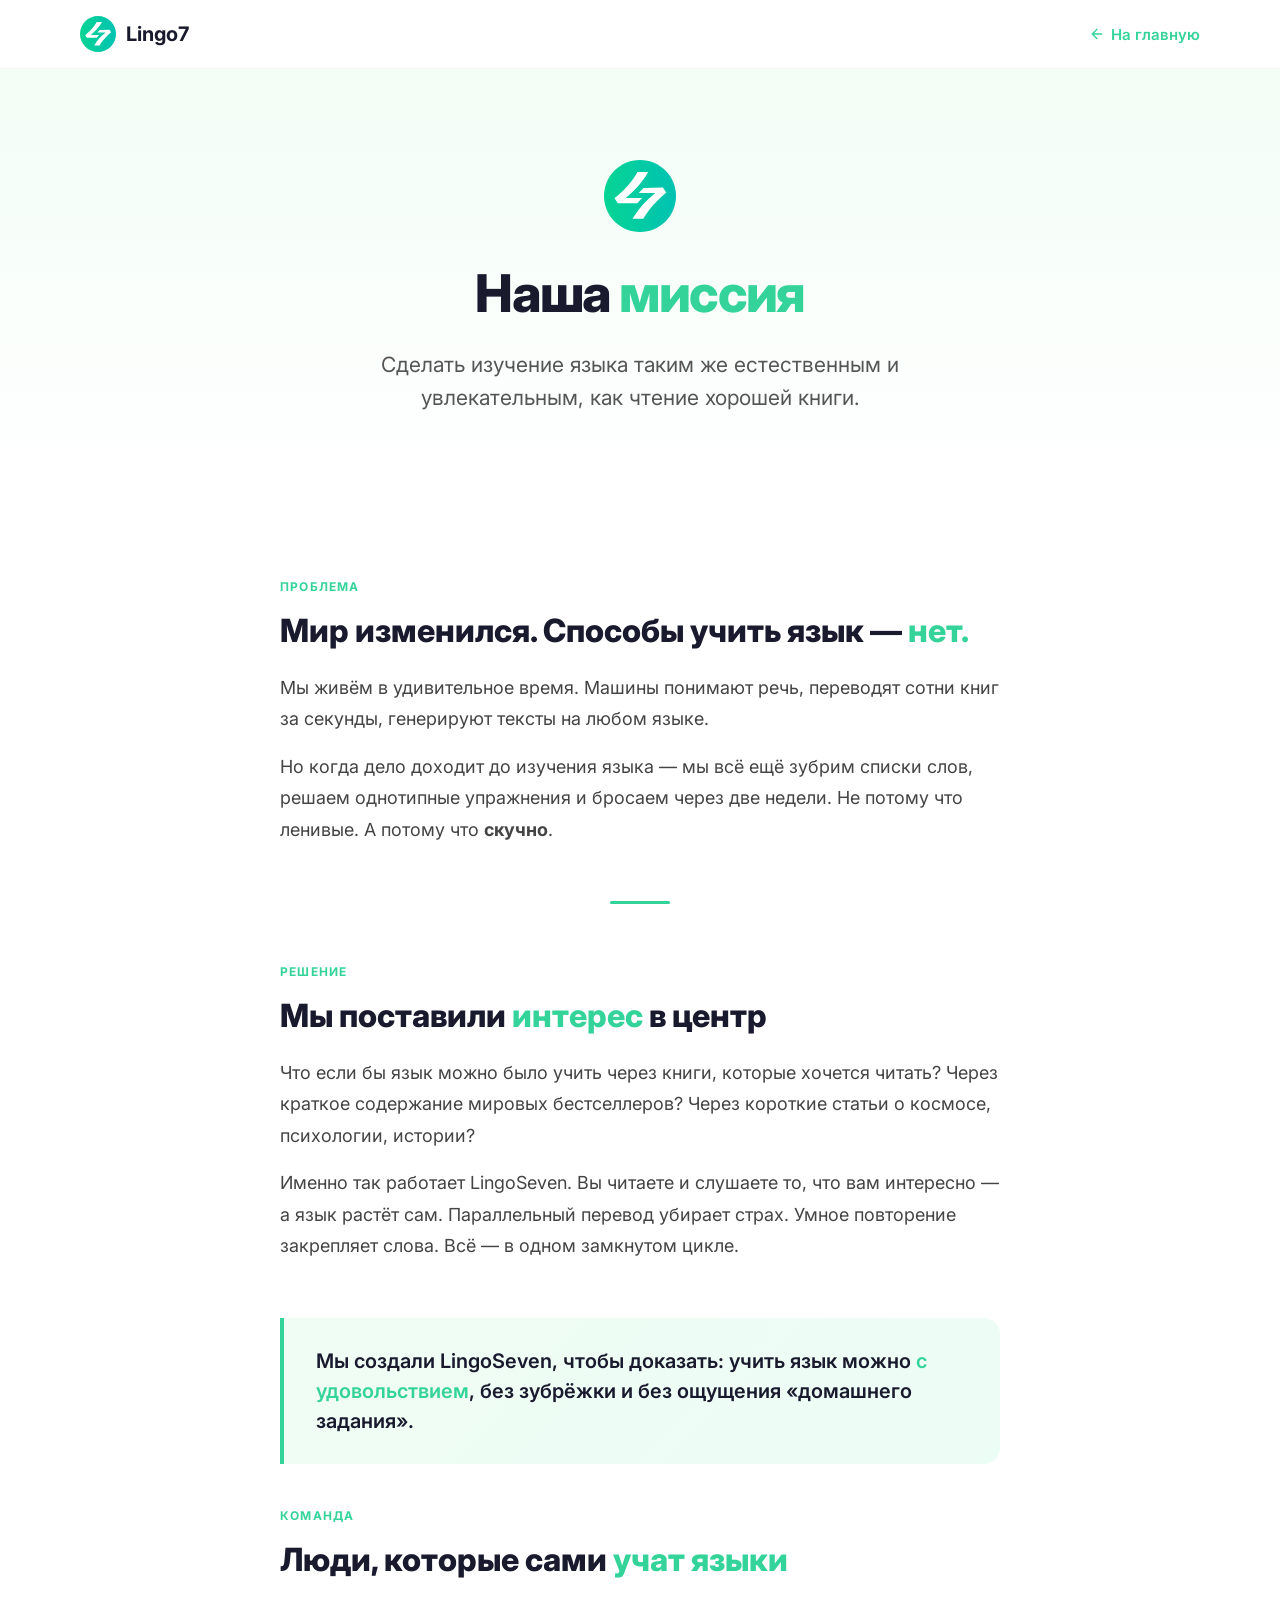
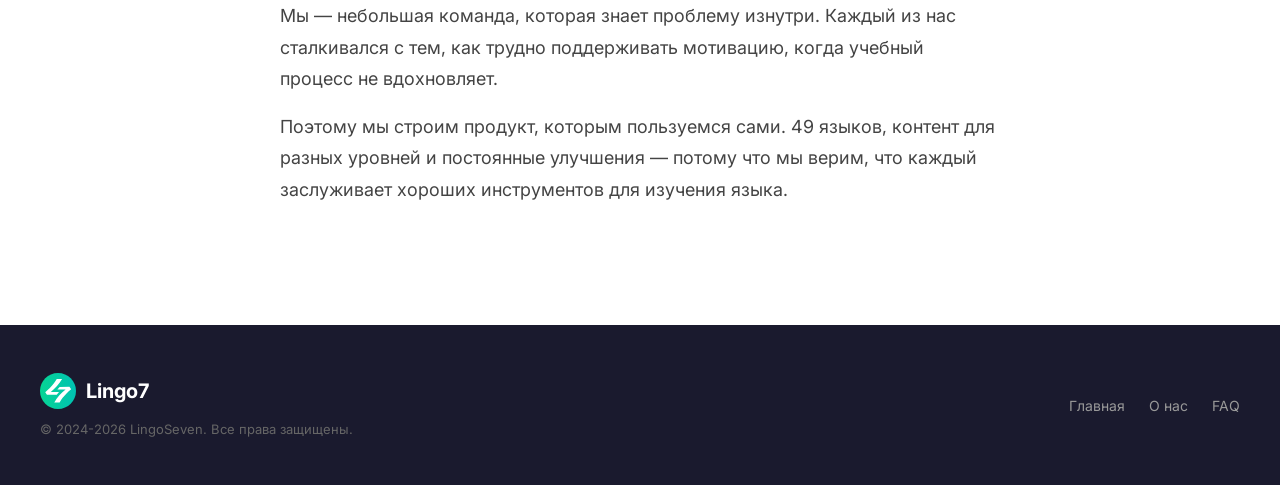
<file: about.html>
<!DOCTYPE html>
<html lang="ru">
<head>
  <meta charset="UTF-8">
  <meta name="viewport" content="width=device-width, initial-scale=1.0">
  <title>О нас — Lingo7</title>
  <meta name="description" content="Lingo7 — приложение для изучения языков через чтение интересного контента. Наша миссия — сделать изучение языка таким же естественным, как чтение хорошей книги.">
  <link rel="canonical" href="https://lingo7.ru/about.html">
  <meta property="og:type" content="website">
  <meta property="og:url" content="https://lingo7.ru/about.html">
  <meta property="og:title" content="О нас — Lingo7">
  <meta property="og:description" content="Lingo7 — приложение для изучения языков через чтение. Наша миссия — сделать изучение языка таким же естественным, как чтение хорошей книги.">
  <meta property="og:image" content="https://lingo7.ru/icon-512.png">
  <link rel="icon" href="favicon.ico" sizes="any">
  <link rel="icon" type="image/svg+xml" href="favicon.svg">
  <link rel="icon" type="image/png" sizes="16x16" href="favicon-16x16.png">
  <link rel="icon" type="image/png" sizes="32x32" href="favicon-32x32.png">
  <link rel="apple-touch-icon" href="apple-touch-icon.png">
  <link rel="preconnect" href="https://fonts.googleapis.com">
  <link rel="preconnect" href="https://fonts.gstatic.com" crossorigin>
  <link href="https://fonts.googleapis.com/css2?family=Inter:wght@400;500;600;700;800&display=swap" rel="stylesheet">
  <style>
    *, *::before, *::after { margin: 0; padding: 0; box-sizing: border-box; }
    html { font-size: 16px; scroll-behavior: smooth; }
    body {
      font-family: 'Inter', -apple-system, BlinkMacSystemFont, sans-serif;
      color: #1a1a2e;
      background: #fff;
      -webkit-font-smoothing: antialiased;
    }
    a { text-decoration: none; color: inherit; }

    /* Header */
    .header {
      position: fixed; top: 0; left: 0; right: 0; z-index: 100;
      background: rgba(255,255,255,0.9);
      backdrop-filter: blur(12px); -webkit-backdrop-filter: blur(12px);
      border-bottom: 1px solid rgba(0,0,0,0.04);
    }
    .header__inner {
      max-width: 1200px; margin: 0 auto; padding: 16px 40px;
      display: flex; align-items: center; justify-content: space-between;
    }
    .logo { display: flex; align-items: center; gap: 10px; }
    .logo__img { height: 36px; width: auto; }
    .logo__text { font-size: 20px; font-weight: 700; color: #1a1a2e; }
    .header__back {
      font-size: 15px; font-weight: 600; color: #34D399;
      display: flex; align-items: center; gap: 6px;
    }
    .header__back:hover { text-decoration: underline; }

    /* Hero */
    .about-hero {
      padding: 160px 40px 80px;
      text-align: center;
      background: linear-gradient(180deg, #f0fdf4 0%, #fff 100%);
    }
    .about-hero__icon {
      width: 72px; height: 72px;
      margin: 0 auto 28px;
    }
    .about-hero__title {
      font-size: 52px; font-weight: 800; line-height: 1.15;
      letter-spacing: -0.03em; margin-bottom: 24px;
    }
    .about-hero__title span { color: #34D399; }
    .about-hero__subtitle {
      font-size: 21px; color: #555; line-height: 1.6;
      max-width: 640px; margin: 0 auto;
    }

    /* Story */
    .story {
      padding: 80px 40px;
      max-width: 800px;
      margin: 0 auto;
    }
    .story__block {
      margin-bottom: 56px;
    }
    .story__block:last-child {
      margin-bottom: 0;
    }
    .story__label {
      display: inline-block;
      font-size: 12px;
      font-weight: 700;
      text-transform: uppercase;
      letter-spacing: 0.1em;
      color: #34D399;
      margin-bottom: 16px;
    }
    .story__block h2 {
      font-size: 32px; font-weight: 800; line-height: 1.3;
      margin-bottom: 20px;
    }
    .story__block h2 span { color: #34D399; }
    .story__block p {
      font-size: 18px; color: #444; line-height: 1.75;
      margin-bottom: 16px;
    }
    .story__block p:last-child { margin-bottom: 0; }

    /* Highlight quote */
    .story__highlight {
      background: linear-gradient(135deg, #f0fdf4 0%, #ecfdf5 100%);
      border-left: 4px solid #34D399;
      border-radius: 0 16px 16px 0;
      padding: 28px 32px;
      margin: 40px 0;
    }
    .story__highlight p {
      font-size: 20px;
      font-weight: 600;
      color: #1a1a2e;
      line-height: 1.5;
      margin: 0;
    }
    .story__highlight span { color: #34D399; }

    /* Divider */
    .divider {
      width: 60px;
      height: 3px;
      background: #34D399;
      border-radius: 2px;
      margin: 0 auto;
    }

    /* Footer */
    .footer {
      background: #1a1a2e; color: #fff; padding: 48px 40px;
      margin-top: 40px;
    }
    .footer__inner {
      max-width: 1200px; margin: 0 auto;
      display: flex; align-items: center; justify-content: space-between;
    }
    .footer .logo__text { color: #fff; }
    .footer__copy { font-size: 13px; color: #666; margin-top: 12px; }
    .footer__links { display: flex; gap: 24px; }
    .footer__links a { font-size: 14px; color: #999; transition: color 0.2s; }
    .footer__links a:hover { color: #34D399; }

    /* Responsive */
    @media (max-width: 768px) {
      .header__inner { padding: 12px 16px; }
      .about-hero { padding: 110px 16px 60px; }
      .about-hero__icon { width: 56px; height: 56px; margin-bottom: 20px; }
      .about-hero__title { font-size: 34px; }
      .about-hero__subtitle { font-size: 17px; }
      .story { padding: 48px 16px; }
      .story__block h2 { font-size: 26px; }
      .story__block p { font-size: 16px; }
      .story__highlight { padding: 20px 20px; }
      .story__highlight p { font-size: 17px; }
      .footer { padding: 32px 16px; margin-top: 20px; }
      .footer__inner { flex-direction: column; text-align: center; gap: 20px; }
      .footer__links { flex-wrap: wrap; justify-content: center; gap: 16px; }
    }
  </style>
  <script src="metrika.js"></script>
  <noscript><div><img src="https://mc.yandex.ru/watch/108422162" style="position:absolute; left:-9999px;" alt="" /></div></noscript>
</head>
<body>

  <header class="header">
    <div class="header__inner">
      <a href="index.html" class="logo">
        <img src="favicon.svg" alt="LingoSeven" class="logo__img">
        <span class="logo__text">Lingo7</span>
      </a>
      <a href="index.html" class="header__back">
        <svg width="16" height="16" viewBox="0 0 24 24" fill="none" stroke="currentColor" stroke-width="2" stroke-linecap="round" stroke-linejoin="round"><path d="M19 12H5"/><polyline points="12 19 5 12 12 5"/></svg>
        На главную
      </a>
    </div>
  </header>

  <section class="about-hero">
    <img src="favicon.svg" alt="" class="about-hero__icon">
    <h1 class="about-hero__title">Наша <span>миссия</span></h1>
    <p class="about-hero__subtitle">Сделать изучение языка таким же естественным и увлекательным, как чтение хорошей книги.</p>
  </section>

  <section class="story">

    <div class="story__block">
      <span class="story__label">Проблема</span>
      <h2>Мир изменился. Способы учить язык — <span>нет.</span></h2>
      <p>Мы живём в удивительное время. Машины понимают речь, переводят сотни книг за секунды, генерируют тексты на любом языке.</p>
      <p>Но когда дело доходит до изучения языка — мы всё ещё зубрим списки слов, решаем однотипные упражнения и бросаем через две недели. Не потому что ленивые. А потому что <strong>скучно</strong>.</p>
    </div>

    <div class="divider"></div>

    <div class="story__block" style="margin-top: 56px;">
      <span class="story__label">Решение</span>
      <h2>Мы поставили <span>интерес</span> в центр</h2>
      <p>Что если бы язык можно было учить через книги, которые хочется читать? Через краткое содержание мировых бестселлеров? Через короткие статьи о космосе, психологии, истории?</p>
      <p>Именно так работает LingoSeven. Вы читаете и слушаете то, что вам интересно — а язык растёт сам. Параллельный перевод убирает страх. Умное повторение закрепляет слова. Всё — в одном замкнутом цикле.</p>
    </div>

    <div class="story__highlight">
      <p>Мы создали LingoSeven, чтобы доказать: учить язык можно <span>с удовольствием</span>, без зубрёжки и без ощущения «домашнего задания».</p>
    </div>

    <div class="story__block">
      <span class="story__label">Команда</span>
      <h2>Люди, которые сами <span>учат языки</span></h2>
      <p>Мы — небольшая команда, которая знает проблему изнутри. Каждый из нас сталкивался с тем, как трудно поддерживать мотивацию, когда учебный процесс не вдохновляет.</p>
      <p>Поэтому мы строим продукт, которым пользуемся сами. 49 языков, контент для разных уровней и постоянные улучшения — потому что мы верим, что каждый заслуживает хороших инструментов для изучения языка.</p>
    </div>

  </section>

  <footer class="footer">
    <div class="footer__inner">
      <div>
        <a href="index.html" class="logo">
          <img src="favicon.svg" alt="LingoSeven" class="logo__img">
          <span class="logo__text">Lingo7</span>
        </a>
        <p class="footer__copy">&copy; 2024-2026 LingoSeven. Все права защищены.</p>
      </div>
      <div class="footer__links">
        <a href="index.html">Главная</a>
        <a href="about.html">О нас</a>
        <a href="index.html#faq">FAQ</a>
      </div>
    </div>
  </footer>

</body>
</html>
</file>
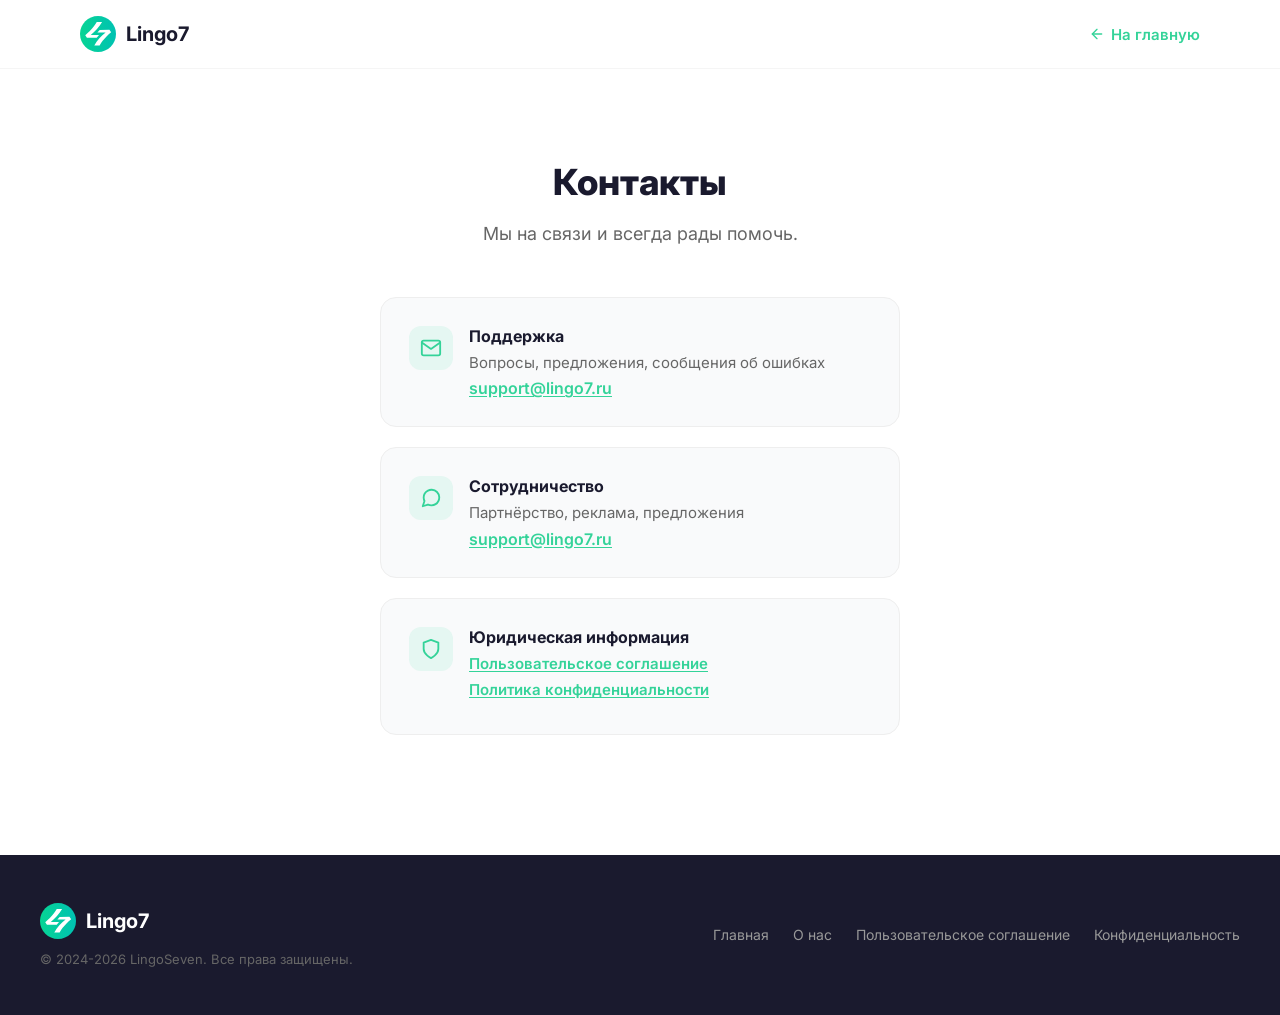
<file: contacts.html>
<!DOCTYPE html>
<html lang="ru">
<head>
  <meta charset="UTF-8">
  <meta name="viewport" content="width=device-width, initial-scale=1.0">
  <title>Контакты — Lingo7</title>
  <meta name="description" content="Контакты Lingo7 — поддержка, сотрудничество, юридическая информация.">
  <link rel="canonical" href="https://lingo7.ru/contacts.html">
  <meta name="robots" content="noindex">
  <link rel="icon" href="favicon.ico" sizes="any">
  <link rel="icon" type="image/svg+xml" href="favicon.svg">
  <link rel="icon" type="image/png" sizes="16x16" href="favicon-16x16.png">
  <link rel="icon" type="image/png" sizes="32x32" href="favicon-32x32.png">
  <link rel="apple-touch-icon" href="apple-touch-icon.png">
  <link rel="preconnect" href="https://fonts.googleapis.com">
  <link rel="preconnect" href="https://fonts.gstatic.com" crossorigin>
  <link href="https://fonts.googleapis.com/css2?family=Inter:wght@400;500;600;700;800&display=swap" rel="stylesheet">
  <style>
    *, *::before, *::after { margin: 0; padding: 0; box-sizing: border-box; }
    html { font-size: 16px; scroll-behavior: smooth; }
    body {
      font-family: 'Inter', -apple-system, BlinkMacSystemFont, sans-serif;
      color: #1a1a2e;
      background: #fff;
      -webkit-font-smoothing: antialiased;
    }
    a { text-decoration: none; color: inherit; }

    .header {
      position: fixed; top: 0; left: 0; right: 0; z-index: 100;
      background: rgba(255,255,255,0.9);
      backdrop-filter: blur(12px); -webkit-backdrop-filter: blur(12px);
      border-bottom: 1px solid rgba(0,0,0,0.04);
    }
    .header__inner {
      max-width: 1200px; margin: 0 auto; padding: 16px 40px;
      display: flex; align-items: center; justify-content: space-between;
    }
    .logo { display: flex; align-items: center; gap: 10px; }
    .logo__img { height: 36px; width: auto; }
    .logo__text { font-size: 20px; font-weight: 700; color: #1a1a2e; }
    .header__back {
      font-size: 15px; font-weight: 600; color: #34D399;
      display: flex; align-items: center; gap: 6px;
    }
    .header__back:hover { text-decoration: underline; }

    .contacts {
      padding: 160px 40px 80px;
      max-width: 600px;
      margin: 0 auto;
      text-align: center;
    }
    .contacts h1 {
      font-size: 36px; font-weight: 800; margin-bottom: 16px;
    }
    .contacts__subtitle {
      font-size: 18px; color: #666; line-height: 1.6; margin-bottom: 48px;
    }
    .contacts__cards {
      display: flex;
      flex-direction: column;
      gap: 20px;
      text-align: left;
    }
    .contacts__card {
      background: #f9fafb;
      border: 1px solid #eee;
      border-radius: 16px;
      padding: 28px;
      display: flex;
      align-items: flex-start;
      gap: 16px;
    }
    .contacts__card-icon {
      width: 44px;
      height: 44px;
      border-radius: 12px;
      background: rgba(52, 211, 153, 0.1);
      display: flex;
      align-items: center;
      justify-content: center;
      flex-shrink: 0;
    }
    .contacts__card-content h3 {
      font-size: 16px; font-weight: 700; margin-bottom: 6px;
    }
    .contacts__card-content p {
      font-size: 15px; color: #666; line-height: 1.5; margin-bottom: 4px;
    }
    .contacts__card-content a {
      color: #34D399; font-weight: 600; text-decoration: underline;
      text-underline-offset: 2px;
    }
    .contacts__card-content a:hover {
      color: #2bc48a;
    }

    .footer {
      background: #1a1a2e; color: #fff; padding: 48px 40px;
      margin-top: 40px;
    }
    .footer__inner {
      max-width: 1200px; margin: 0 auto;
      display: flex; align-items: center; justify-content: space-between;
    }
    .footer .logo__text { color: #fff; }
    .footer__copy { font-size: 13px; color: #666; margin-top: 12px; }
    .footer__links { display: flex; gap: 24px; }
    .footer__links a { font-size: 14px; color: #999; transition: color 0.2s; }
    .footer__links a:hover { color: #34D399; }

    @media (max-width: 768px) {
      .header__inner { padding: 12px 16px; }
      .contacts { padding: 110px 16px 60px; }
      .contacts h1 { font-size: 28px; }
      .contacts__subtitle { font-size: 16px; }
      .contacts__card { padding: 20px; }
      .footer { padding: 32px 16px; margin-top: 20px; }
      .footer__inner { flex-direction: column; text-align: center; gap: 20px; }
      .footer__links { flex-wrap: wrap; justify-content: center; gap: 16px; }
    }
  </style>
  <script src="metrika.js"></script>
  <noscript><div><img src="https://mc.yandex.ru/watch/108422162" style="position:absolute; left:-9999px;" alt="" /></div></noscript>
</head>
<body>

  <header class="header">
    <div class="header__inner">
      <a href="index.html" class="logo">
        <img src="favicon.svg" alt="LingoSeven" class="logo__img">
        <span class="logo__text">Lingo7</span>
      </a>
      <a href="index.html" class="header__back">
        <svg width="16" height="16" viewBox="0 0 24 24" fill="none" stroke="currentColor" stroke-width="2" stroke-linecap="round" stroke-linejoin="round"><path d="M19 12H5"/><polyline points="12 19 5 12 12 5"/></svg>
        На главную
      </a>
    </div>
  </header>

  <section class="contacts">
    <h1>Контакты</h1>
    <p class="contacts__subtitle">Мы на связи и всегда рады помочь.</p>

    <div class="contacts__cards">
      <div class="contacts__card">
        <div class="contacts__card-icon">
          <svg width="22" height="22" viewBox="0 0 24 24" fill="none" stroke="#34D399" stroke-width="2" stroke-linecap="round" stroke-linejoin="round"><path d="M4 4h16c1.1 0 2 .9 2 2v12c0 1.1-.9 2-2 2H4c-1.1 0-2-.9-2-2V6c0-1.1.9-2 2-2z"/><polyline points="22,6 12,13 2,6"/></svg>
        </div>
        <div class="contacts__card-content">
          <h3>Поддержка</h3>
          <p>Вопросы, предложения, сообщения об ошибках</p>
          <a href="mailto:support@lingo7.ru">support@lingo7.ru</a>
        </div>
      </div>

      <div class="contacts__card">
        <div class="contacts__card-icon">
          <svg width="22" height="22" viewBox="0 0 24 24" fill="none" stroke="#34D399" stroke-width="2" stroke-linecap="round" stroke-linejoin="round"><path d="M21 11.5a8.38 8.38 0 0 1-.9 3.8 8.5 8.5 0 0 1-7.6 4.7 8.38 8.38 0 0 1-3.8-.9L3 21l1.9-5.7a8.38 8.38 0 0 1-.9-3.8 8.5 8.5 0 0 1 4.7-7.6 8.38 8.38 0 0 1 3.8-.9h.5a8.48 8.48 0 0 1 8 8v.5z"/></svg>
        </div>
        <div class="contacts__card-content">
          <h3>Сотрудничество</h3>
          <p>Партнёрство, реклама, предложения</p>
          <a href="mailto:support@lingo7.ru">support@lingo7.ru</a>
        </div>
      </div>

      <div class="contacts__card">
        <div class="contacts__card-icon">
          <svg width="22" height="22" viewBox="0 0 24 24" fill="none" stroke="#34D399" stroke-width="2" stroke-linecap="round" stroke-linejoin="round"><path d="M12 22s8-4 8-10V5l-8-3-8 3v7c0 6 8 10 8 10z"/></svg>
        </div>
        <div class="contacts__card-content">
          <h3>Юридическая информация</h3>
          <p><a href="terms.html">Пользовательское соглашение</a></p>
          <p><a href="privacy.html">Политика конфиденциальности</a></p>
        </div>
      </div>
    </div>
  </section>

  <footer class="footer">
    <div class="footer__inner">
      <div>
        <a href="index.html" class="logo">
          <img src="favicon.svg" alt="LingoSeven" class="logo__img">
          <span class="logo__text">Lingo7</span>
        </a>
        <p class="footer__copy">&copy; 2024-2026 LingoSeven. Все права защищены.</p>
      </div>
      <div class="footer__links">
        <a href="index.html">Главная</a>
        <a href="about.html">О нас</a>
        <a href="terms.html">Пользовательское соглашение</a>
        <a href="privacy.html">Конфиденциальность</a>
      </div>
    </div>
  </footer>

</body>
</html>
</file>
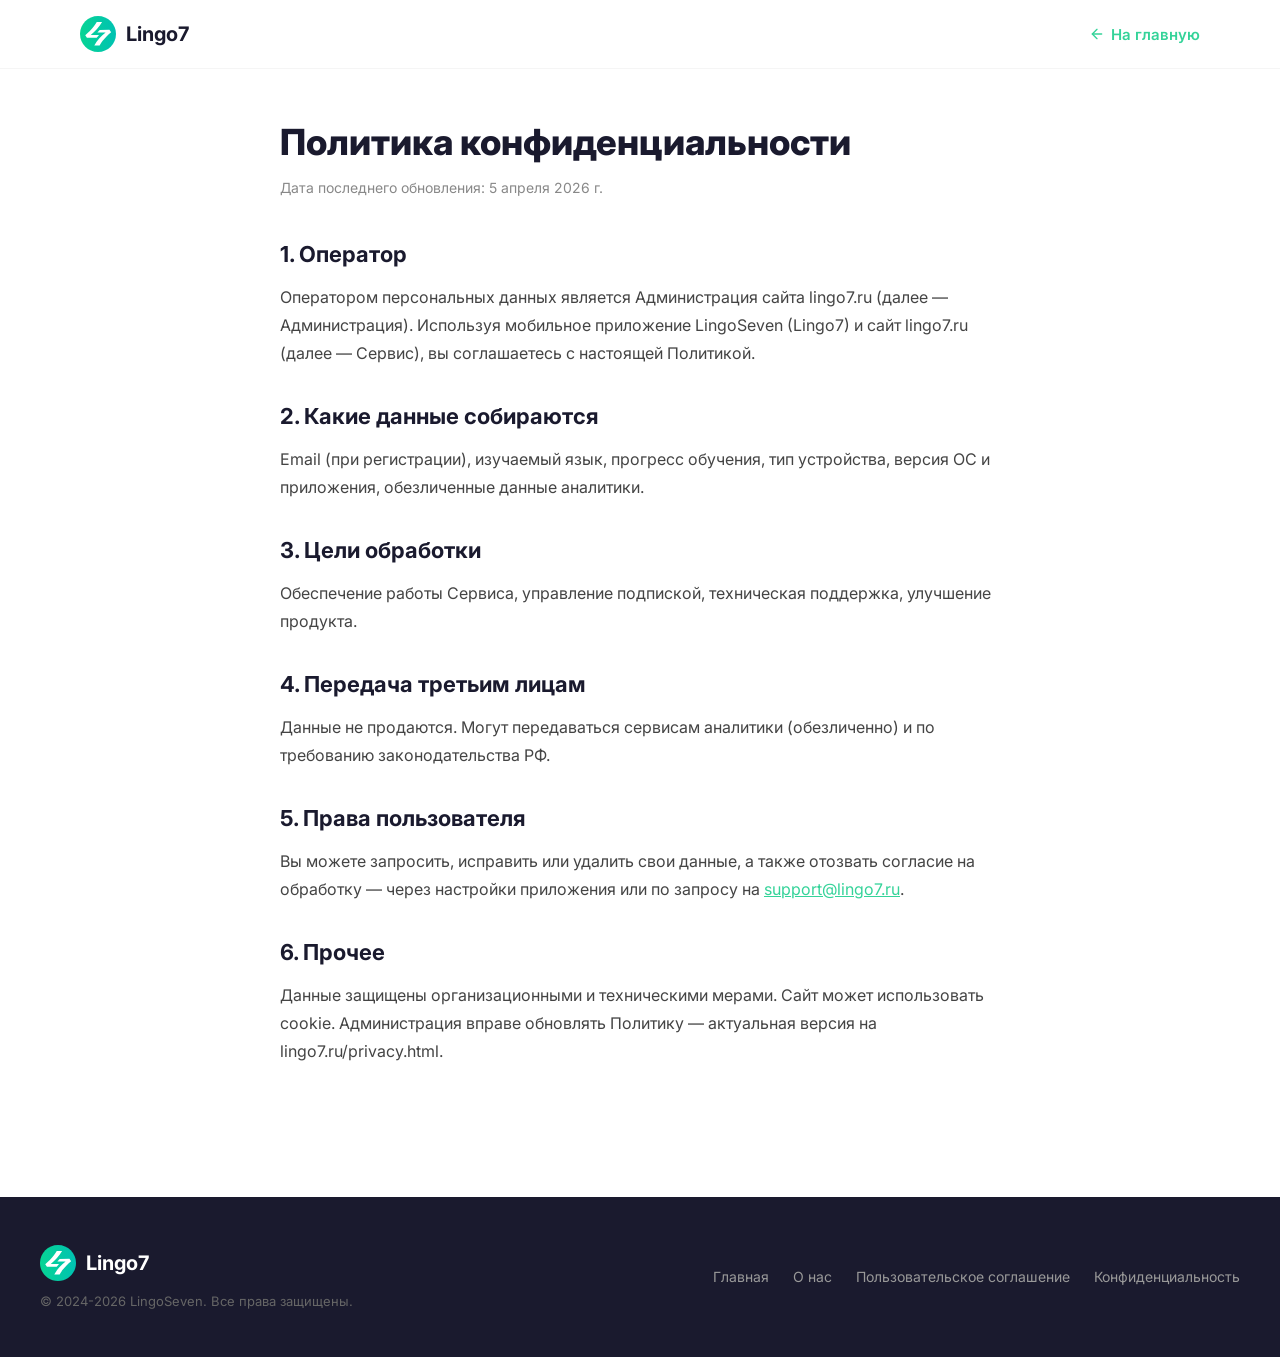
<file: privacy.html>
<!DOCTYPE html>
<html lang="ru">
<head>
  <meta charset="UTF-8">
  <meta name="viewport" content="width=device-width, initial-scale=1.0">
  <title>Политика конфиденциальности — Lingo7</title>
  <meta name="description" content="Политика конфиденциальности приложения Lingo7.">
  <meta name="robots" content="noindex">
  <link rel="canonical" href="https://lingo7.ru/privacy.html">
  <link rel="icon" href="favicon.ico" sizes="any">
  <link rel="icon" type="image/svg+xml" href="favicon.svg">
  <link rel="icon" type="image/png" sizes="16x16" href="favicon-16x16.png">
  <link rel="icon" type="image/png" sizes="32x32" href="favicon-32x32.png">
  <link rel="apple-touch-icon" href="apple-touch-icon.png">
  <link rel="preconnect" href="https://fonts.googleapis.com">
  <link rel="preconnect" href="https://fonts.gstatic.com" crossorigin>
  <link href="https://fonts.googleapis.com/css2?family=Inter:wght@400;500;600;700;800&display=swap" rel="stylesheet">
  <style>
    *, *::before, *::after { margin: 0; padding: 0; box-sizing: border-box; }
    html { font-size: 16px; scroll-behavior: smooth; }
    body {
      font-family: 'Inter', -apple-system, BlinkMacSystemFont, sans-serif;
      color: #1a1a2e;
      background: #fff;
      -webkit-font-smoothing: antialiased;
    }
    a { text-decoration: none; color: inherit; }

    .header {
      position: fixed; top: 0; left: 0; right: 0; z-index: 100;
      background: rgba(255,255,255,0.9);
      backdrop-filter: blur(12px); -webkit-backdrop-filter: blur(12px);
      border-bottom: 1px solid rgba(0,0,0,0.04);
    }
    .header__inner {
      max-width: 1200px; margin: 0 auto; padding: 16px 40px;
      display: flex; align-items: center; justify-content: space-between;
    }
    .logo { display: flex; align-items: center; gap: 10px; }
    .logo__img { height: 36px; width: auto; }
    .logo__text { font-size: 20px; font-weight: 700; color: #1a1a2e; }
    .header__back {
      font-size: 15px; font-weight: 600; color: #34D399;
      display: flex; align-items: center; gap: 6px;
    }
    .header__back:hover { text-decoration: underline; }

    .legal {
      padding: 120px 40px 80px;
      max-width: 800px;
      margin: 0 auto;
    }
    .legal h1 {
      font-size: 36px; font-weight: 800; margin-bottom: 12px;
    }
    .legal .date {
      font-size: 14px; color: #888; margin-bottom: 40px;
    }
    .legal h2 {
      font-size: 22px; font-weight: 700; margin: 36px 0 16px;
    }
    .legal p, .legal li {
      font-size: 16px; color: #444; line-height: 1.75; margin-bottom: 12px;
    }
    .legal ul {
      padding-left: 24px; margin-bottom: 16px;
    }
    .legal li { margin-bottom: 8px; }

    .footer {
      background: #1a1a2e; color: #fff; padding: 48px 40px;
      margin-top: 40px;
    }
    .footer__inner {
      max-width: 1200px; margin: 0 auto;
      display: flex; align-items: center; justify-content: space-between;
    }
    .footer .logo__text { color: #fff; }
    .footer__copy { font-size: 13px; color: #666; margin-top: 12px; }
    .footer__links { display: flex; gap: 24px; }
    .footer__links a { font-size: 14px; color: #999; transition: color 0.2s; }
    .footer__links a:hover { color: #34D399; }

    @media (max-width: 768px) {
      .header__inner { padding: 12px 16px; }
      .legal { padding: 100px 16px 60px; }
      .legal h1 { font-size: 28px; }
      .legal h2 { font-size: 20px; }
      .legal p, .legal li { font-size: 15px; }
      .footer { padding: 32px 16px; margin-top: 20px; }
      .footer__inner { flex-direction: column; text-align: center; gap: 20px; }
      .footer__links { flex-wrap: wrap; justify-content: center; gap: 16px; }
    }
  </style>
  <script src="metrika.js"></script>
  <noscript><div><img src="https://mc.yandex.ru/watch/108422162" style="position:absolute; left:-9999px;" alt="" /></div></noscript>
</head>
<body>

  <header class="header">
    <div class="header__inner">
      <a href="index.html" class="logo">
        <img src="favicon.svg" alt="LingoSeven" class="logo__img">
        <span class="logo__text">Lingo7</span>
      </a>
      <a href="index.html" class="header__back">
        <svg width="16" height="16" viewBox="0 0 24 24" fill="none" stroke="currentColor" stroke-width="2" stroke-linecap="round" stroke-linejoin="round"><path d="M19 12H5"/><polyline points="12 19 5 12 12 5"/></svg>
        На главную
      </a>
    </div>
  </header>

  <section class="legal">
    <h1>Политика конфиденциальности</h1>
    <p class="date">Дата последнего обновления: 5 апреля 2026 г.</p>

    <h2>1. Оператор</h2>
    <p>Оператором персональных данных является Администрация сайта lingo7.ru (далее — Администрация). Используя мобильное приложение LingoSeven (Lingo7) и сайт lingo7.ru (далее — Сервис), вы соглашаетесь с настоящей Политикой.</p>

    <h2>2. Какие данные собираются</h2>
    <p>Email (при регистрации), изучаемый язык, прогресс обучения, тип устройства, версия ОС и приложения, обезличенные данные аналитики.</p>

    <h2>3. Цели обработки</h2>
    <p>Обеспечение работы Сервиса, управление подпиской, техническая поддержка, улучшение продукта.</p>

    <h2>4. Передача третьим лицам</h2>
    <p>Данные не продаются. Могут передаваться сервисам аналитики (обезличенно) и по требованию законодательства РФ.</p>

    <h2>5. Права пользователя</h2>
    <p>Вы можете запросить, исправить или удалить свои данные, а также отозвать согласие на обработку — через настройки приложения или по запросу на <a href="mailto:support@lingo7.ru" style="color: #34D399; text-decoration: underline;">support@lingo7.ru</a>.</p>

    <h2>6. Прочее</h2>
    <p>Данные защищены организационными и техническими мерами. Сайт может использовать cookie. Администрация вправе обновлять Политику — актуальная версия на lingo7.ru/privacy.html.</p>
  </section>

  <footer class="footer">
    <div class="footer__inner">
      <div>
        <a href="index.html" class="logo">
          <img src="favicon.svg" alt="LingoSeven" class="logo__img">
          <span class="logo__text">Lingo7</span>
        </a>
        <p class="footer__copy">&copy; 2024-2026 LingoSeven. Все права защищены.</p>
      </div>
      <div class="footer__links">
        <a href="index.html">Главная</a>
        <a href="about.html">О нас</a>
        <a href="terms.html">Пользовательское соглашение</a>
        <a href="privacy.html">Конфиденциальность</a>
      </div>
    </div>
  </footer>

</body>
</html>
</file>
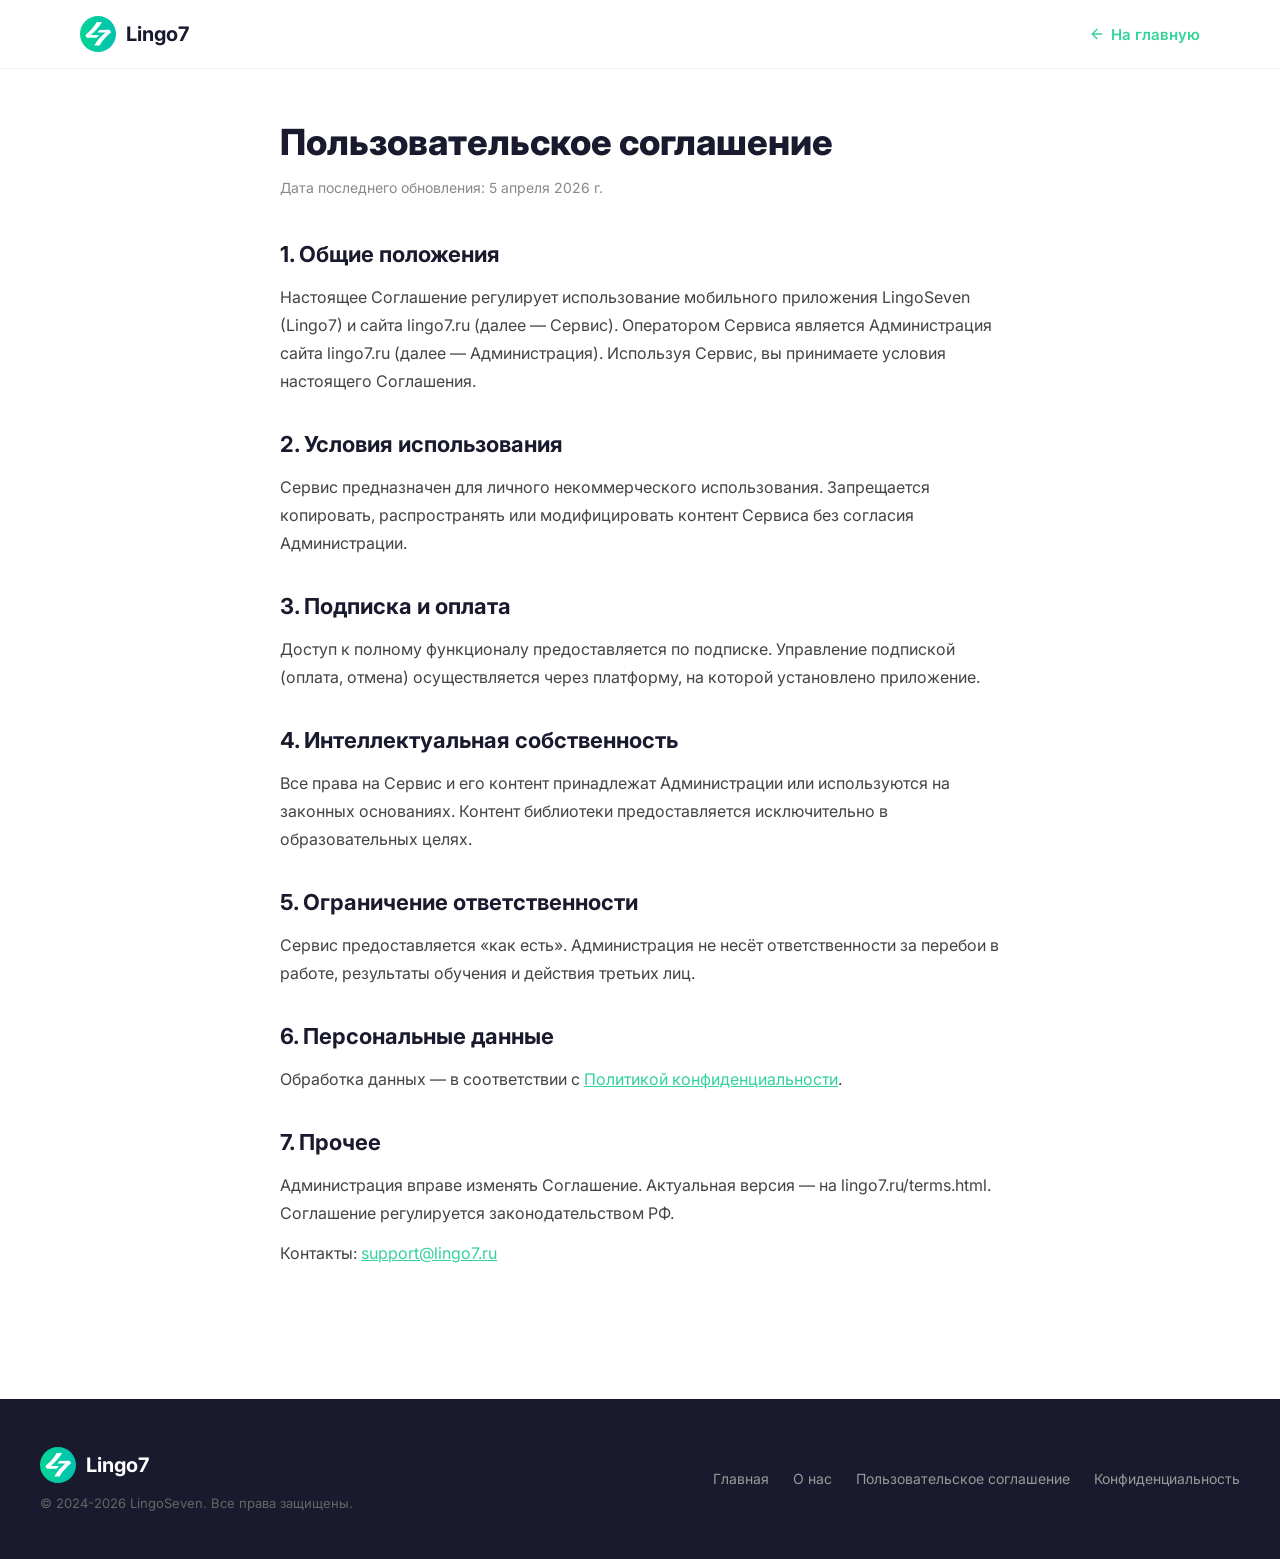
<file: terms.html>
<!DOCTYPE html>
<html lang="ru">
<head>
  <meta charset="UTF-8">
  <meta name="viewport" content="width=device-width, initial-scale=1.0">
  <title>Пользовательское соглашение — Lingo7</title>
  <meta name="description" content="Пользовательское соглашение приложения Lingo7.">
  <meta name="robots" content="noindex">
  <link rel="canonical" href="https://lingo7.ru/terms.html">
  <link rel="icon" href="favicon.ico" sizes="any">
  <link rel="icon" type="image/svg+xml" href="favicon.svg">
  <link rel="icon" type="image/png" sizes="16x16" href="favicon-16x16.png">
  <link rel="icon" type="image/png" sizes="32x32" href="favicon-32x32.png">
  <link rel="apple-touch-icon" href="apple-touch-icon.png">
  <link rel="preconnect" href="https://fonts.googleapis.com">
  <link rel="preconnect" href="https://fonts.gstatic.com" crossorigin>
  <link href="https://fonts.googleapis.com/css2?family=Inter:wght@400;500;600;700;800&display=swap" rel="stylesheet">
  <style>
    *, *::before, *::after { margin: 0; padding: 0; box-sizing: border-box; }
    html { font-size: 16px; scroll-behavior: smooth; }
    body {
      font-family: 'Inter', -apple-system, BlinkMacSystemFont, sans-serif;
      color: #1a1a2e;
      background: #fff;
      -webkit-font-smoothing: antialiased;
    }
    a { text-decoration: none; color: inherit; }

    .header {
      position: fixed; top: 0; left: 0; right: 0; z-index: 100;
      background: rgba(255,255,255,0.9);
      backdrop-filter: blur(12px); -webkit-backdrop-filter: blur(12px);
      border-bottom: 1px solid rgba(0,0,0,0.04);
    }
    .header__inner {
      max-width: 1200px; margin: 0 auto; padding: 16px 40px;
      display: flex; align-items: center; justify-content: space-between;
    }
    .logo { display: flex; align-items: center; gap: 10px; }
    .logo__img { height: 36px; width: auto; }
    .logo__text { font-size: 20px; font-weight: 700; color: #1a1a2e; }
    .header__back {
      font-size: 15px; font-weight: 600; color: #34D399;
      display: flex; align-items: center; gap: 6px;
    }
    .header__back:hover { text-decoration: underline; }

    .legal {
      padding: 120px 40px 80px;
      max-width: 800px;
      margin: 0 auto;
    }
    .legal h1 {
      font-size: 36px; font-weight: 800; margin-bottom: 12px;
    }
    .legal .date {
      font-size: 14px; color: #888; margin-bottom: 40px;
    }
    .legal h2 {
      font-size: 22px; font-weight: 700; margin: 36px 0 16px;
    }
    .legal p, .legal li {
      font-size: 16px; color: #444; line-height: 1.75; margin-bottom: 12px;
    }
    .legal ul, .legal ol {
      padding-left: 24px; margin-bottom: 16px;
    }
    .legal li { margin-bottom: 8px; }

    .footer {
      background: #1a1a2e; color: #fff; padding: 48px 40px;
      margin-top: 40px;
    }
    .footer__inner {
      max-width: 1200px; margin: 0 auto;
      display: flex; align-items: center; justify-content: space-between;
    }
    .footer .logo__text { color: #fff; }
    .footer__copy { font-size: 13px; color: #666; margin-top: 12px; }
    .footer__links { display: flex; gap: 24px; }
    .footer__links a { font-size: 14px; color: #999; transition: color 0.2s; }
    .footer__links a:hover { color: #34D399; }

    @media (max-width: 768px) {
      .header__inner { padding: 12px 16px; }
      .legal { padding: 100px 16px 60px; }
      .legal h1 { font-size: 28px; }
      .legal h2 { font-size: 20px; }
      .legal p, .legal li { font-size: 15px; }
      .footer { padding: 32px 16px; margin-top: 20px; }
      .footer__inner { flex-direction: column; text-align: center; gap: 20px; }
      .footer__links { flex-wrap: wrap; justify-content: center; gap: 16px; }
    }
  </style>
  <script src="metrika.js"></script>
  <noscript><div><img src="https://mc.yandex.ru/watch/108422162" style="position:absolute; left:-9999px;" alt="" /></div></noscript>
</head>
<body>

  <header class="header">
    <div class="header__inner">
      <a href="index.html" class="logo">
        <img src="favicon.svg" alt="LingoSeven" class="logo__img">
        <span class="logo__text">Lingo7</span>
      </a>
      <a href="index.html" class="header__back">
        <svg width="16" height="16" viewBox="0 0 24 24" fill="none" stroke="currentColor" stroke-width="2" stroke-linecap="round" stroke-linejoin="round"><path d="M19 12H5"/><polyline points="12 19 5 12 12 5"/></svg>
        На главную
      </a>
    </div>
  </header>

  <section class="legal">
    <h1>Пользовательское соглашение</h1>
    <p class="date">Дата последнего обновления: 5 апреля 2026 г.</p>

    <h2>1. Общие положения</h2>
    <p>Настоящее Соглашение регулирует использование мобильного приложения LingoSeven (Lingo7) и сайта lingo7.ru (далее — Сервис). Оператором Сервиса является Администрация сайта lingo7.ru (далее — Администрация). Используя Сервис, вы принимаете условия настоящего Соглашения.</p>

    <h2>2. Условия использования</h2>
    <p>Сервис предназначен для личного некоммерческого использования. Запрещается копировать, распространять или модифицировать контент Сервиса без согласия Администрации.</p>

    <h2>3. Подписка и оплата</h2>
    <p>Доступ к полному функционалу предоставляется по подписке. Управление подпиской (оплата, отмена) осуществляется через платформу, на которой установлено приложение.</p>

    <h2>4. Интеллектуальная собственность</h2>
    <p>Все права на Сервис и его контент принадлежат Администрации или используются на законных основаниях. Контент библиотеки предоставляется исключительно в образовательных целях.</p>

    <h2>5. Ограничение ответственности</h2>
    <p>Сервис предоставляется «как есть». Администрация не несёт ответственности за перебои в работе, результаты обучения и действия третьих лиц.</p>

    <h2>6. Персональные данные</h2>
    <p>Обработка данных — в соответствии с <a href="privacy.html" style="color: #34D399; text-decoration: underline;">Политикой конфиденциальности</a>.</p>

    <h2>7. Прочее</h2>
    <p>Администрация вправе изменять Соглашение. Актуальная версия — на lingo7.ru/terms.html. Соглашение регулируется законодательством РФ.</p>
    <p>Контакты: <a href="mailto:support@lingo7.ru" style="color: #34D399; text-decoration: underline;">support@lingo7.ru</a></p>
  </section>

  <footer class="footer">
    <div class="footer__inner">
      <div>
        <a href="index.html" class="logo">
          <img src="favicon.svg" alt="LingoSeven" class="logo__img">
          <span class="logo__text">Lingo7</span>
        </a>
        <p class="footer__copy">&copy; 2024-2026 LingoSeven. Все права защищены.</p>
      </div>
      <div class="footer__links">
        <a href="index.html">Главная</a>
        <a href="about.html">О нас</a>
        <a href="terms.html">Пользовательское соглашение</a>
        <a href="privacy.html">Конфиденциальность</a>
      </div>
    </div>
  </footer>

</body>
</html>
</file>
